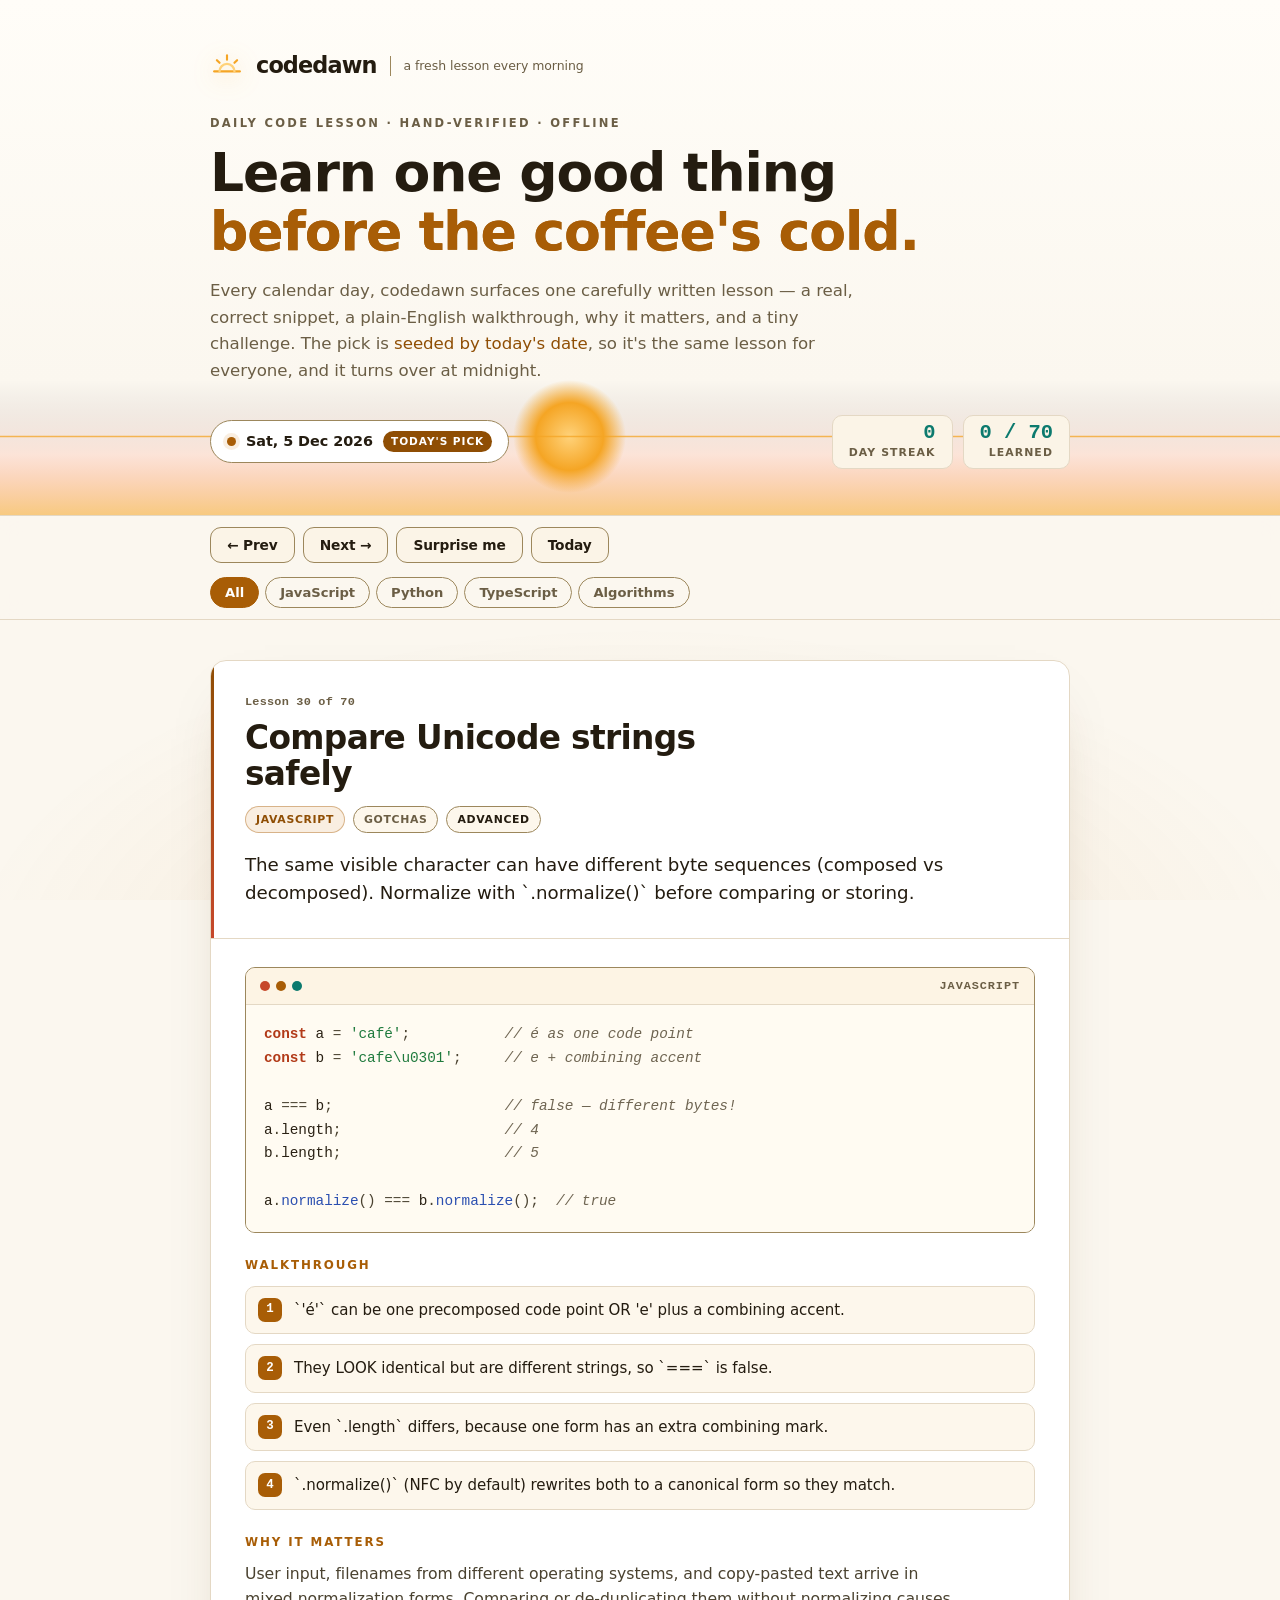
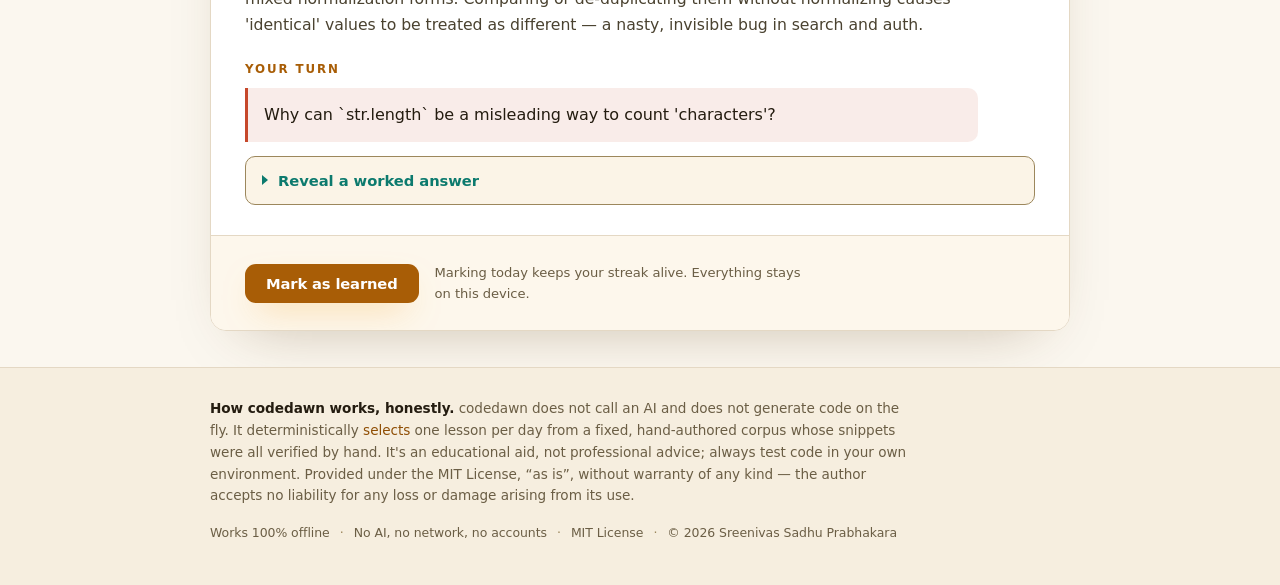
<file: index.html>
<!doctype html>
<html lang="en">
<head>
  <meta charset="utf-8">
  <meta name="viewport" content="width=device-width, initial-scale=1">
  <meta http-equiv="Content-Security-Policy" content="default-src 'self'; connect-src 'none'; img-src 'self' data:; base-uri 'none'; form-action 'none'; frame-ancestors 'none'; object-src 'none'">
  <title>codedawn — a fresh code lesson every morning</title>
  <meta name="description" content="One genuinely good, hand-verified coding lesson each day — chosen deterministically by the calendar date from a curated corpus of 70. Streaks, browsing, and syntax highlighting, fully offline. No AI, no network.">
  <meta name="color-scheme" content="dark light">
  <link rel="canonical" href="https://sreenivas-sadhu-prabhakara.github.io/codedawn/">
  <meta name="robots" content="index, follow, max-image-preview:large">
  <meta name="author" content="Sreenivas Sadhu Prabhakara">
  <meta name="keywords" content="daily code lesson, learn to code, javascript tips, python idioms, typescript types, algorithms, coding challenge, learn programming daily, code snippets, offline learning">
  <meta name="theme-color" content="#0E1230" media="(prefers-color-scheme: dark)">
  <meta name="theme-color" content="#F5A524" media="(prefers-color-scheme: light)">

  <!-- Open Graph -->
  <meta property="og:type" content="website">
  <meta property="og:site_name" content="codedawn">
  <meta property="og:title" content="codedawn — a fresh code lesson every morning">
  <meta property="og:description" content="One genuinely good, hand-verified coding lesson each day, chosen by the calendar date from a curated corpus. Streaks and browsing, fully offline. No AI, no network.">
  <meta property="og:url" content="https://sreenivas-sadhu-prabhakara.github.io/codedawn/">
  <meta property="og:locale" content="en_US">
  <meta property="og:image" content="https://sreenivas-sadhu-prabhakara.github.io/codedawn/og-image.png">
  <meta property="og:image:width" content="1200">
  <meta property="og:image:height" content="630">
  <meta property="og:image:alt" content="codedawn — a fresh code lesson every morning">

  <!-- Twitter -->
  <meta name="twitter:card" content="summary_large_image">
  <meta name="twitter:title" content="codedawn — a fresh code lesson every morning">
  <meta name="twitter:description" content="One genuinely good, hand-verified coding lesson each day, chosen by the calendar date from a curated corpus. Fully offline. No AI, no network.">
  <meta name="twitter:image" content="https://sreenivas-sadhu-prabhakara.github.io/codedawn/og-image.png">
  <meta name="twitter:image:alt" content="codedawn — a fresh code lesson every morning">

  <link rel="stylesheet" href="styles.css">
  <link rel="icon" href="favicon.svg" type="image/svg+xml">
  <link rel="apple-touch-icon" href="apple-touch-icon.png">
  <link rel="manifest" href="manifest.webmanifest">

  <!-- Structured data (data block; not affected by script-src) -->
  <script type="application/ld+json">
  {
    "@context": "https://schema.org",
    "@type": "WebApplication",
    "name": "codedawn",
    "description": "A daily code lesson: codedawn deterministically selects and presents one hand-authored, hand-verified coding lesson each calendar day from a curated corpus of 70, spanning JavaScript, Python, TypeScript, and language-agnostic algorithms. Streaks, browsing, and syntax highlighting run fully offline.",
    "url": "https://sreenivas-sadhu-prabhakara.github.io/codedawn/",
    "applicationCategory": "EducationalApplication",
    "operatingSystem": "Any (modern web browser)",
    "browserRequirements": "Requires a modern web browser with JavaScript enabled.",
    "isAccessibleForFree": true,
    "offers": { "@type": "Offer", "price": "0", "priceCurrency": "USD" },
    "license": "https://opensource.org/licenses/MIT",
    "author": { "@type": "Person", "name": "Sreenivas Sadhu Prabhakara" },
    "softwareVersion": "0.1.0",
    "featureList": [
      "A date-seeded lesson of the day, identical for everyone on a given calendar date",
      "Curated corpus of 70 hand-verified lessons across JavaScript, Python, TypeScript, and algorithms",
      "A local learning streak and lessons-seen tracker",
      "Previous / next browsing, a surprise-me random pick, and language filters",
      "Hand-rolled syntax highlighting with no external library",
      "Runs 100% offline in your browser"
    ]
  }
  </script>
  <script type="application/ld+json">
  {
    "@context": "https://schema.org",
    "@type": "FAQPage",
    "mainEntity": [
      {
        "@type": "Question",
        "name": "Is codedawn free and does it work offline?",
        "acceptedAnswer": {
          "@type": "Answer",
          "text": "Yes. codedawn is free and open-source under the MIT License, and it runs entirely in your browser with no network access at all. A strict Content-Security-Policy blocks every outbound request, so once the page has loaded it keeps working with no connection."
        }
      },
      {
        "@type": "Question",
        "name": "Does codedawn use AI to generate lessons?",
        "acceptedAnswer": {
          "@type": "Answer",
          "text": "No. codedawn does not call any AI and does not generate code on the fly. It deterministically SELECTS and presents one lesson from a fixed, hand-authored corpus whose code snippets were all verified by hand. There is no model, no API, and no live generation."
        }
      },
      {
        "@type": "Question",
        "name": "How is today's lesson chosen?",
        "acceptedAnswer": {
          "@type": "Answer",
          "text": "The lesson is chosen by a deterministic, date-seeded pseudo-random pick: your device's calendar date seeds a small hash that maps to one lesson in the corpus. Everyone sees the same lesson on the same calendar day, and it changes at local midnight — so at 5am it is genuinely today's lesson."
        }
      }
    ]
  }
  </script>
</head>
<body>
  <a class="skip-link" href="#lesson">Skip to today's lesson</a>

  <!-- ============ HERO ============ -->
  <header class="hero" id="top">
    <div class="hero__horizon" aria-hidden="true">
      <svg class="horizon" viewBox="0 0 1200 260" preserveAspectRatio="xMidYMax slice" role="presentation">
        <defs>
          <linearGradient id="dawnGrad" x1="0" y1="1" x2="0" y2="0">
            <stop offset="0%" stop-color="#F5A524" stop-opacity="0.55"/>
            <stop offset="45%" stop-color="#FF7E5F" stop-opacity="0.16"/>
            <stop offset="100%" stop-color="#0E1230" stop-opacity="0"/>
          </linearGradient>
          <radialGradient id="sunGrad" cx="50%" cy="50%" r="50%">
            <stop offset="0%" stop-color="#FFD27A"/>
            <stop offset="60%" stop-color="#F5A524"/>
            <stop offset="100%" stop-color="#F5A524" stop-opacity="0"/>
          </radialGradient>
        </defs>
        <rect x="0" y="150" width="1200" height="110" fill="url(#dawnGrad)"/>
        <circle id="horizonSun" cx="380" cy="196" r="46" fill="url(#sunGrad)"/>
        <line class="horizon__line" x1="0" y1="196" x2="1200" y2="196" stroke="#F5A524" stroke-width="1.4" stroke-opacity="0.75"/>
      </svg>
    </div>

    <div class="hero__inner">
      <div class="brandrow">
        <svg class="brandmark" viewBox="0 0 32 32" aria-hidden="true">
          <line x1="4" y1="21" x2="28" y2="21" stroke="#F5A524" stroke-width="2.2" stroke-linecap="round"/>
          <path d="M16 21a7 7 0 0 1 14 0" fill="none" stroke="#FF7E5F" stroke-width="2.2" stroke-linecap="round" opacity="0"/>
          <path d="M9 21a7 7 0 0 1 14 0" fill="none" stroke="#FFD27A" stroke-width="2.2" stroke-linecap="round"/>
          <line x1="16" y1="6" x2="16" y2="10" stroke="#F5A524" stroke-width="2" stroke-linecap="round"/>
          <line x1="6.5" y1="10.5" x2="9" y2="13" stroke="#F5A524" stroke-width="2" stroke-linecap="round"/>
          <line x1="25.5" y1="10.5" x2="23" y2="13" stroke="#F5A524" stroke-width="2" stroke-linecap="round"/>
        </svg>
        <span class="brandname">codedawn</span>
        <span class="brandtag">a fresh lesson every morning</span>
      </div>

      <p class="eyebrow">Daily code lesson &middot; hand-verified &middot; offline</p>
      <h1 class="hero__title">Learn one good thing<br><span class="hero__accent">before the coffee's cold.</span></h1>
      <p class="hero__lede">
        Every calendar day, codedawn surfaces one carefully written lesson &mdash; a real, correct
        snippet, a plain-English walkthrough, why it matters, and a tiny challenge. The pick is
        <em>seeded by today's date</em>, so it's the same lesson for everyone, and it turns over at midnight.
      </p>

      <div class="daterow">
        <div class="datechip">
          <span class="datechip__dot" aria-hidden="true"></span>
          <span id="dateLabel">Today</span>
          <span class="badge" id="todayBadge" hidden>today's pick</span>
        </div>
        <div class="stats">
          <div class="stat">
            <span class="stat__num" id="statStreak">0</span>
            <span class="stat__label">day streak</span>
          </div>
          <div class="stat">
            <span class="stat__num" id="statSeen">0 / 70</span>
            <span class="stat__label">learned</span>
          </div>
        </div>
      </div>
    </div>
  </header>

  <!-- ============ CONTROL BAR ============ -->
  <nav class="controlbar" aria-label="Lesson controls">
    <div class="controlbar__inner">
      <div class="navgroup" role="group" aria-label="Browse lessons">
        <button type="button" class="btn btn--ghost" id="prevBtn" aria-label="Previous lesson">&larr; Prev</button>
        <button type="button" class="btn btn--ghost" id="nextBtn" aria-label="Next lesson">Next &rarr;</button>
        <button type="button" class="btn btn--ghost" id="surpriseBtn">Surprise me</button>
        <button type="button" class="btn btn--ghost" id="todayBtn">Today</button>
      </div>
      <div class="filters" role="group" aria-label="Filter by language">
        <button type="button" class="filter is-active" data-lang="all" aria-pressed="true">All</button>
        <button type="button" class="filter" data-lang="js" aria-pressed="false">JavaScript</button>
        <button type="button" class="filter" data-lang="py" aria-pressed="false">Python</button>
        <button type="button" class="filter" data-lang="ts" aria-pressed="false">TypeScript</button>
        <button type="button" class="filter" data-lang="algo" aria-pressed="false">Algorithms</button>
      </div>
    </div>
  </nav>

  <main id="lesson">
    <!-- ============ LESSON ============ -->
    <article class="card" aria-labelledby="lessonTitle" aria-live="polite">
      <header class="card__head">
        <p class="card__pos" id="posIndicator">Lesson 1 of 70</p>
        <h2 class="card__title" id="lessonTitle">&nbsp;</h2>
        <div class="tags" id="lessonTags"></div>
        <p class="card__concept" id="lessonConcept">&nbsp;</p>
      </header>

      <section class="codeblock" aria-label="Code snippet">
        <div class="codeblock__bar">
          <span class="dots" aria-hidden="true"><i></i><i></i><i></i></span>
          <span class="codeblock__lang" id="codeLang">JavaScript</span>
        </div>
        <pre class="code" id="lessonCode" tabindex="0"><code></code></pre>
      </section>

      <section class="walk" aria-labelledby="walkHeading">
        <h3 class="section__h" id="walkHeading">Walkthrough</h3>
        <ol class="walk__list" id="lessonWalkthrough"></ol>
      </section>

      <section class="why" aria-labelledby="whyHeading">
        <h3 class="section__h" id="whyHeading">Why it matters</h3>
        <p class="why__text" id="lessonWhy">&nbsp;</p>
      </section>

      <section class="challenge" aria-labelledby="chHeading">
        <h3 class="section__h" id="chHeading">Your turn</h3>
        <p class="challenge__prompt" id="lessonChallenge">&nbsp;</p>
        <details class="answer" id="answerDetails">
          <summary class="answer__summary">Reveal a worked answer</summary>
          <p class="answer__text" id="lessonAnswer">&nbsp;</p>
        </details>
      </section>

      <footer class="card__foot">
        <button type="button" class="btn btn--primary" id="markBtn" aria-pressed="false">Mark as learned</button>
        <p class="card__hint">Marking today keeps your streak alive. Everything stays on this device.</p>
      </footer>
    </article>
  </main>

  <!-- ============ FOOTER ============ -->
  <footer class="foot">
    <div class="foot__inner">
      <p class="foot__disclaimer">
        <strong>How codedawn works, honestly.</strong> codedawn does not call an AI and does not generate
        code on the fly. It deterministically <em>selects</em> one lesson per day from a fixed, hand-authored
        corpus whose snippets were all verified by hand. It's an educational aid, not professional advice;
        always test code in your own environment. Provided under the MIT License, &ldquo;as is&rdquo;, without
        warranty of any kind &mdash; the author accepts no liability for any loss or damage arising from its use.
      </p>
      <p class="foot__meta">
        <span>Works 100% offline</span><span class="foot__dot">&middot;</span>
        <span>No AI, no network, no accounts</span><span class="foot__dot">&middot;</span>
        <span>MIT&nbsp;License</span><span class="foot__dot">&middot;</span>
        <span>&copy; 2026 Sreenivas&nbsp;Sadhu&nbsp;Prabhakara</span>
      </p>
    </div>
  </footer>

  <script src="app.js" defer></script>
</body>
</html>
</file>
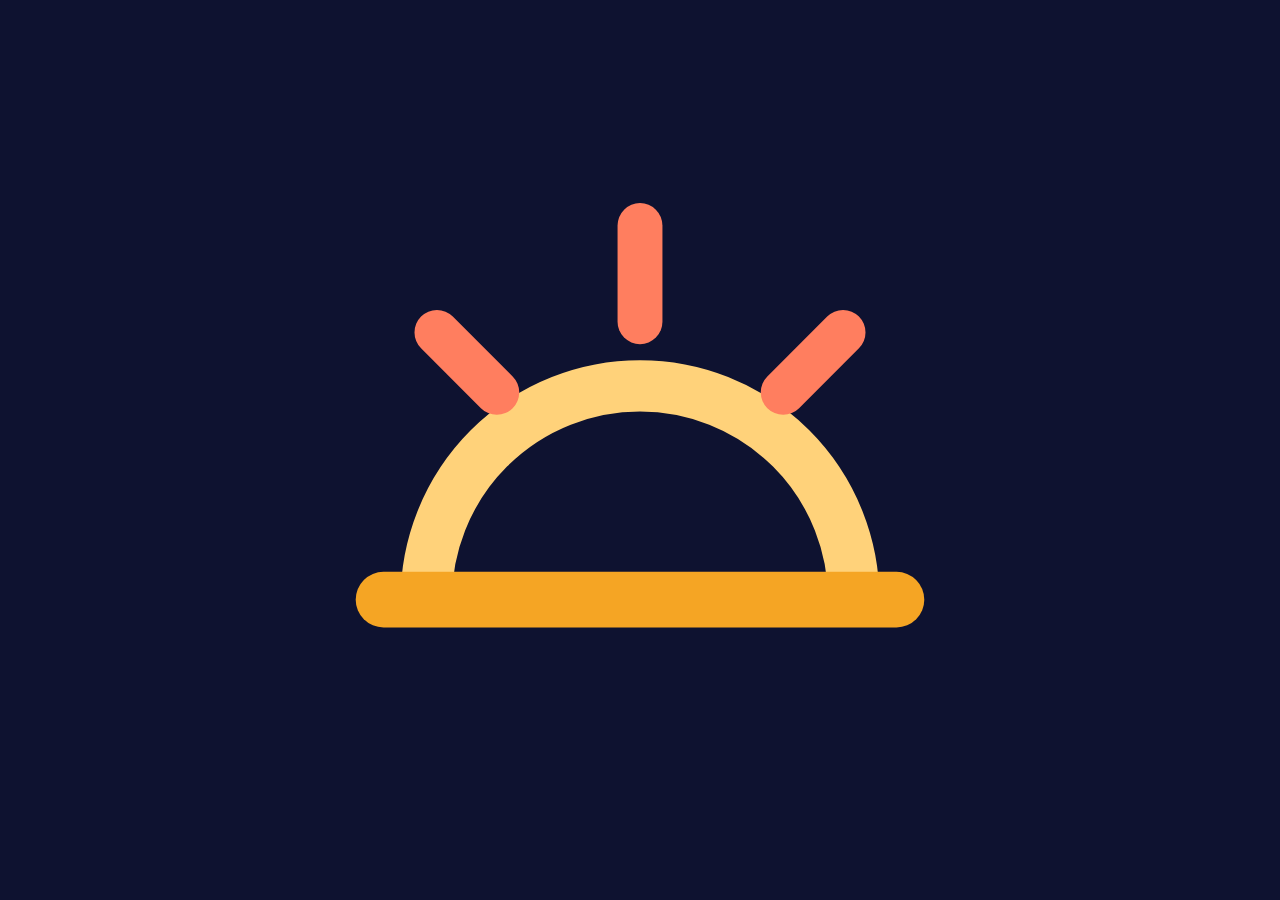
<file: assets/icon.html>
<!doctype html>
<html lang="en">
<head>
<meta charset="utf-8">
<style>
  * { box-sizing: border-box; margin: 0; padding: 0; }
  html, body { width: 100%; height: 100%; overflow: hidden; background: #0E1230; }
  body { display: grid; place-items: center; }
  /* 12% safe padding on each side -> mark fills the middle 76vmin */
  .mark { width: 76vmin; height: 76vmin; display: block; }
</style>
</head>
<body>
  <svg class="mark" viewBox="0 0 32 32" aria-hidden="true">
    <path d="M6 23a10 10 0 0 1 20 0" fill="none" stroke="#FFD27A" stroke-width="2.4" stroke-linecap="round"/>
    <line x1="4" y1="23" x2="28" y2="23" stroke="#F5A524" stroke-width="2.6" stroke-linecap="round"/>
    <line x1="16" y1="5.5" x2="16" y2="10" stroke="#FF7E5F" stroke-width="2.1" stroke-linecap="round"/>
    <line x1="6.5" y1="10.5" x2="9.3" y2="13.3" stroke="#FF7E5F" stroke-width="2.1" stroke-linecap="round"/>
    <line x1="25.5" y1="10.5" x2="22.7" y2="13.3" stroke="#FF7E5F" stroke-width="2.1" stroke-linecap="round"/>
  </svg>
</body>
</html>
</file>
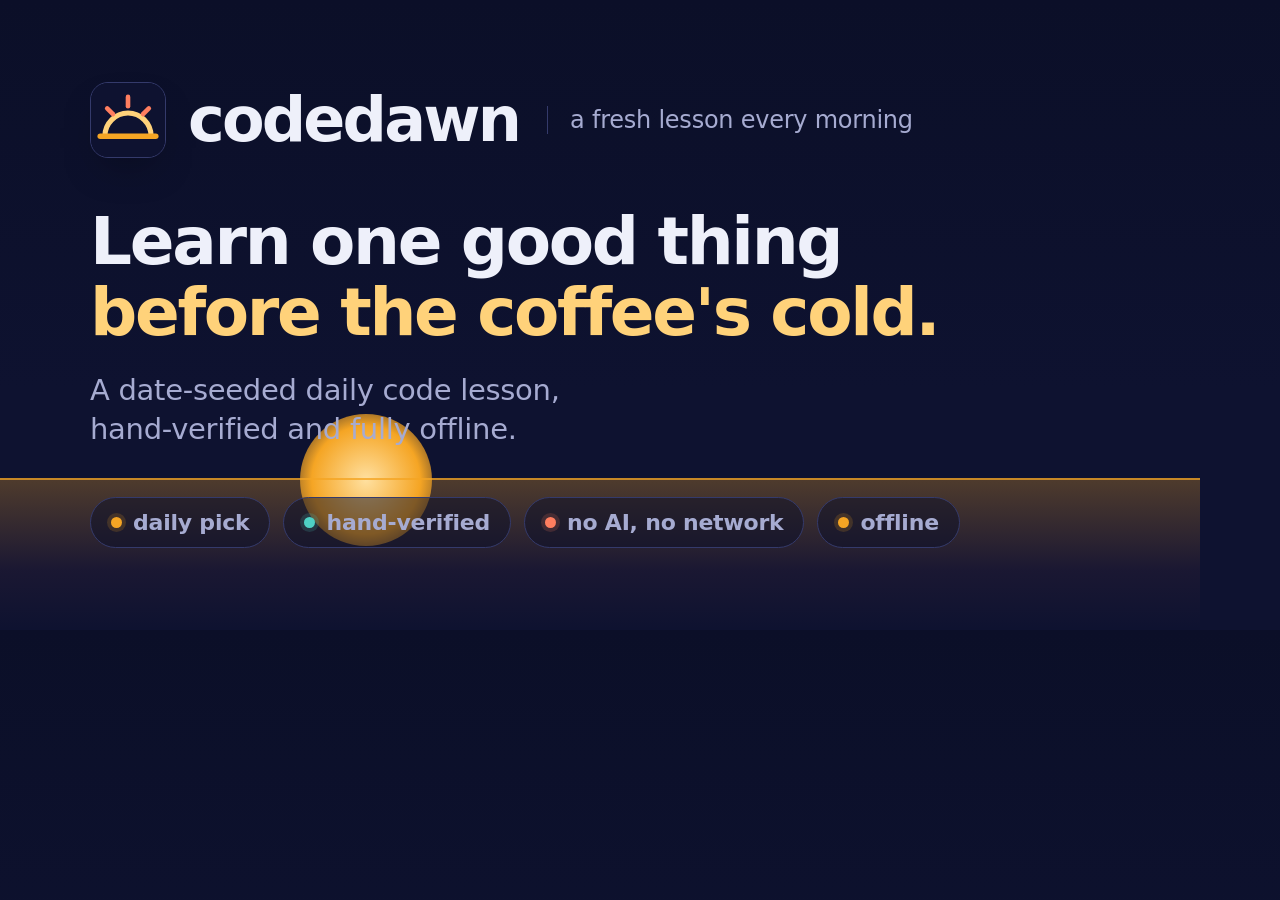
<file: assets/og.html>
<!doctype html>
<html lang="en">
<head>
<meta charset="utf-8">
<style>
  :root {
    --night:   #0E1230;
    --sky:     #171B3D;
    --line:    #343A6B;
    --paper:   #EEF0FA;
    --mist:    #A6ABD1;
    --amber:   #F5A524;
    --amber-2: #FFD27A;
    --dawn:    #FF7E5F;
    --teal:    #4FD1C5;
    --sans: system-ui, -apple-system, "Segoe UI", Roboto, "Helvetica Neue", Arial, sans-serif;
    --mono: ui-monospace, "SF Mono", Menlo, Consolas, "Liberation Mono", monospace;
  }
  * { box-sizing: border-box; margin: 0; padding: 0; }
  html, body { width: 1200px; height: 630px; overflow: hidden; }
  body {
    position: relative;
    background: linear-gradient(180deg, #0b0f28 0%, #0E1230 62%);
    font-family: var(--sans);
    color: var(--paper);
    -webkit-font-smoothing: antialiased;
  }

  /* first-light horizon field */
  .dawnfield {
    position: absolute; left: 0; right: 0; bottom: 0; height: 300px;
  }
  .sun {
    position: absolute; left: 300px; bottom: 84px;
    width: 132px; height: 132px; border-radius: 50%;
    background: radial-gradient(circle at 50% 50%, #FFE0A0 0%, #F5A524 58%, rgba(245,165,36,0) 100%);
  }
  .horizonline {
    position: absolute; left: 0; right: 0; bottom: 150px;
    height: 2px; background: var(--amber); opacity: 0.8;
  }
  .glow {
    position: absolute; left: 0; right: 0; bottom: 0; height: 150px;
    background: linear-gradient(180deg, rgba(245,165,36,0.28), rgba(255,126,95,0.05) 60%, transparent);
  }

  .frame {
    position: absolute; inset: 0;
    padding: 82px 90px;
    display: flex; flex-direction: column; justify-content: space-between;
  }

  .brand { display: flex; align-items: center; gap: 22px; }
  .mark {
    width: 76px; height: 76px; border-radius: 18px;
    background: var(--night); border: 1px solid var(--line);
    box-shadow: 0 18px 44px -22px rgba(0,0,0,0.7);
  }
  .wordmark {
    font-size: 62px; font-weight: 800; letter-spacing: -0.045em;
    line-height: 1; color: var(--paper);
  }
  .kicker {
    margin-left: 6px; padding-left: 22px;
    border-left: 1px solid var(--line);
    font-size: 24px; font-weight: 500; color: var(--mist);
    letter-spacing: -0.01em;
  }

  .headline { max-width: 940px; }
  .headline h1 {
    font-size: 66px; font-weight: 800; letter-spacing: -0.035em;
    line-height: 1.08; color: var(--paper);
  }
  .headline .accent { color: var(--amber-2); }
  .headline p {
    margin-top: 22px;
    font-size: 29px; font-weight: 500; letter-spacing: -0.01em;
    color: var(--mist); line-height: 1.35; max-width: 30ch;
  }

  .chips { display: flex; align-items: center; gap: 13px; }
  .chip {
    display: inline-flex; align-items: center; gap: 11px;
    padding: 12px 20px;
    border: 1px solid var(--line);
    border-radius: 999px;
    background: rgba(10,14,40,0.5);
    font-size: 22px; font-weight: 600; letter-spacing: -0.01em;
    color: var(--mist);
  }
  .chip .dot { width: 11px; height: 11px; border-radius: 50%; }
  .dot--amber { background: var(--amber); box-shadow: 0 0 0 4px rgba(245,165,36,0.16); }
  .dot--teal  { background: var(--teal);  box-shadow: 0 0 0 4px rgba(79,209,197,0.16); }
  .dot--dawn  { background: var(--dawn);  box-shadow: 0 0 0 4px rgba(255,126,95,0.16); }
</style>
</head>
<body>
  <div class="dawnfield">
    <div class="glow"></div>
    <div class="sun"></div>
    <div class="horizonline"></div>
  </div>

  <div class="frame">
    <div class="brand">
      <svg class="mark" viewBox="0 0 32 32" aria-hidden="true">
        <rect width="32" height="32" rx="7" fill="#0E1230"/>
        <path d="M6 23a10 10 0 0 1 20 0" fill="none" stroke="#FFD27A" stroke-width="2.2" stroke-linecap="round"/>
        <line x1="4" y1="23" x2="28" y2="23" stroke="#F5A524" stroke-width="2.4" stroke-linecap="round"/>
        <line x1="16" y1="6" x2="16" y2="10" stroke="#FF7E5F" stroke-width="2" stroke-linecap="round"/>
        <line x1="7" y1="11" x2="9.5" y2="13.5" stroke="#FF7E5F" stroke-width="2" stroke-linecap="round"/>
        <line x1="25" y1="11" x2="22.5" y2="13.5" stroke="#FF7E5F" stroke-width="2" stroke-linecap="round"/>
      </svg>
      <span class="wordmark">codedawn</span>
      <span class="kicker">a fresh lesson every morning</span>
    </div>

    <div class="headline">
      <h1>Learn one good thing<br><span class="accent">before the coffee's cold.</span></h1>
      <p>A date-seeded daily code lesson, hand-verified and fully offline.</p>
    </div>

    <div class="chips">
      <span class="chip"><span class="dot dot--amber"></span>daily pick</span>
      <span class="chip"><span class="dot dot--teal"></span>hand-verified</span>
      <span class="chip"><span class="dot dot--dawn"></span>no AI, no network</span>
      <span class="chip"><span class="dot dot--amber"></span>offline</span>
    </div>
  </div>
</body>
</html>
</file>
<file: styles.css>
/* ============================================================
   codedawn — first light. deep-indigo night easing to an amber
   horizon. one thin sun-line motif. mono for code, grotesk for prose.
   Dark-first, with a light scheme.
   ============================================================ */

:root {
  --night:   #0E1230;   /* deep indigo base */
  --sky:     #171B3D;   /* surface */
  --sky2:    #212650;   /* raised surface */
  --line:    #343A6B;   /* hairline / decorative border */
  --line-i:  #606AAD;   /* interactive border (>=3:1 on night) */
  --paper:   #EEF0FA;   /* primary text (16:1 on night) */
  --mist:    #A6ABD1;   /* muted text (8:1 on night) */

  --amber:   #F5A524;   /* horizon accent */
  --amber-2: #FFD27A;   /* warm highlight */
  --dawn:    #FF7E5F;   /* sun coral */
  --teal:    #4FD1C5;   /* fresh cool accent (learned / success) */

  --amber-dim: rgba(245, 165, 36, 0.14);
  --dawn-dim:  rgba(255, 126, 95, 0.16);
  --teal-dim:  rgba(79, 209, 197, 0.16);

  /* translucent surface overlays — tokenised so the light scheme can
     override them. In dark mode these deepen toward the night base. */
  --card-bg:    linear-gradient(180deg, rgba(33,38,80,0.55), rgba(23,27,61,0.55));
  --inset-06:   rgba(10,14,40,0.6);   /* datechip */
  --inset-04:   rgba(10,14,40,0.4);   /* stats, ghost btn, answer */
  --inset-03:   rgba(10,14,40,0.3);   /* walk pt, card foot */
  --inset-085:  rgba(10,14,40,0.85);  /* codeblock bar */
  --code-bg:    #0A0D26;              /* code surface + footer */

  --sans: system-ui, -apple-system, "Segoe UI", Roboto, "Helvetica Neue", Arial, sans-serif;
  --mono: ui-monospace, "SF Mono", "JetBrains Mono", Menlo, Consolas, "Liberation Mono", monospace;

  --radius: 16px;
  --radius-sm: 10px;
  --shadow: 0 24px 60px -30px rgba(0,0,0,0.85);
  --wrap: 940px;
  --ease: cubic-bezier(0.22, 0.61, 0.36, 1);

  /* syntax tokens (dark) */
  --t-kw:  #FF9E7A;   /* keywords -> warm coral */
  --t-str: #86E3A9;   /* strings -> soft green */
  --t-num: #FFD27A;   /* numbers/literals -> amber highlight */
  --t-fn:  #9AB8FF;   /* function names -> cool blue */
  --t-com: #7C82B4;   /* comments -> muted indigo */
  --t-op:  #C6CBEA;   /* operators/punct */
  --t-id:  #E4E7F6;   /* identifiers */
}

* { box-sizing: border-box; }
html { -webkit-text-size-adjust: 100%; scroll-behavior: smooth; }

body {
  margin: 0;
  background: var(--night);
  color: var(--paper);
  font-family: var(--sans);
  font-size: 16px;
  line-height: 1.6;
  letter-spacing: -0.003em;
  -webkit-font-smoothing: antialiased;
  text-rendering: optimizeLegibility;
}

/* ambient first-light glow */
body::before {
  content: "";
  position: fixed;
  inset: 0;
  z-index: -1;
  background:
    radial-gradient(1100px 560px at 50% 108%, rgba(245,165,36,0.10), transparent 62%),
    radial-gradient(760px 520px at 88% -6%, rgba(255,126,95,0.06), transparent 60%),
    radial-gradient(700px 480px at 6% 2%, rgba(79,209,197,0.05), transparent 58%);
  pointer-events: none;
}

h1, h2, h3 { margin: 0; font-weight: 750; letter-spacing: -0.02em; line-height: 1.1; }
p { margin: 0; }
em { font-style: normal; color: var(--amber-2); }

.skip-link {
  position: absolute; left: 12px; top: -60px;
  background: var(--amber); color: #2a1a02;
  padding: 10px 16px; border-radius: 10px; font-weight: 700;
  z-index: 60; transition: top 0.18s var(--ease); text-decoration: none;
}
.skip-link:focus { top: 12px; }

a:focus-visible,
button:focus-visible,
summary:focus-visible,
.code:focus-visible {
  outline: 3px solid var(--amber);
  outline-offset: 2px;
  border-radius: 8px;
}

.eyebrow {
  font-size: 0.72rem;
  text-transform: uppercase;
  letter-spacing: 0.2em;
  color: var(--mist);
  font-weight: 650;
}

/* ============================================================
   HERO
   ============================================================ */
.hero {
  position: relative;
  overflow: hidden;
  border-bottom: 1px solid var(--line);
  background: linear-gradient(180deg, #0b0f28 0%, var(--night) 72%);
}
.hero__horizon {
  position: absolute;
  left: 0; right: 0; bottom: 0;
  height: 62%;
  z-index: 0;
  pointer-events: none;
}
.horizon { width: 100%; height: 100%; display: block; }

.hero__inner {
  position: relative;
  z-index: 1;
  max-width: var(--wrap);
  margin: 0 auto;
  padding: clamp(26px, 4.5vw, 48px) clamp(20px, 5vw, 40px) clamp(30px, 4vw, 46px);
}

.brandrow { display: flex; align-items: center; gap: 12px; flex-wrap: wrap; }
.brandmark {
  width: 34px; height: 34px; flex: none;
  filter: drop-shadow(0 4px 12px rgba(245,165,36,0.35));
}
.brandname {
  font-size: 1.4rem; font-weight: 800; letter-spacing: -0.04em;
  color: var(--paper);
}
.brandtag {
  font-size: 0.78rem; color: var(--mist);
  border-left: 1px solid var(--line-i);
  padding-left: 12px; margin-left: 2px;
}

.eyebrow { margin-top: clamp(20px, 3vw, 30px); }

.hero__title {
  font-size: clamp(2rem, 5.4vw, 3.35rem);
  margin: 12px 0 0;
  max-width: 20ch;
}
.hero__accent {
  color: var(--amber);
  background: linear-gradient(90deg, var(--amber-2), var(--amber));
  -webkit-background-clip: text; background-clip: text;
  -webkit-text-fill-color: transparent;
}

.hero__lede {
  margin-top: 16px;
  max-width: 62ch;
  color: var(--mist);
  font-size: clamp(0.98rem, 1.3vw, 1.1rem);
}

.daterow {
  margin-top: clamp(22px, 3vw, 30px);
  display: flex; align-items: center; justify-content: space-between;
  gap: 18px; flex-wrap: wrap;
}
.datechip {
  display: inline-flex; align-items: center; gap: 10px;
  padding: 9px 16px;
  border: 1px solid var(--line-i);
  border-radius: 999px;
  background: var(--inset-06);
  font-size: 0.9rem; font-weight: 600;
  color: var(--paper);
}
.datechip__dot {
  width: 9px; height: 9px; border-radius: 50%;
  background: var(--amber);
  box-shadow: 0 0 0 4px var(--amber-dim);
}
.badge {
  font-size: 0.66rem; font-weight: 700;
  text-transform: uppercase; letter-spacing: 0.09em;
  color: #2a1a02; background: var(--amber-2);
  padding: 2px 8px; border-radius: 999px;
}

.stats { display: flex; gap: 10px; }
.stat {
  display: flex; flex-direction: column; align-items: flex-end;
  padding: 6px 16px;
  border: 1px solid var(--line);
  border-radius: var(--radius-sm);
  background: var(--inset-04);
  min-width: 92px;
}
.stat__num {
  font-family: var(--mono); font-size: 1.28rem; font-weight: 700;
  color: var(--teal); font-variant-numeric: tabular-nums; line-height: 1.1;
}
.stat__label {
  font-size: 0.68rem; text-transform: uppercase; letter-spacing: 0.1em;
  color: var(--mist); font-weight: 600;
}

/* ============================================================
   CONTROL BAR
   ============================================================ */
.controlbar {
  position: sticky; top: 0; z-index: 30;
  background: rgba(11,15,40,0.9);
  backdrop-filter: blur(12px);
  -webkit-backdrop-filter: blur(12px);
  border-bottom: 1px solid var(--line);
}
.controlbar__inner {
  max-width: var(--wrap);
  margin: 0 auto;
  padding: 11px clamp(20px, 5vw, 40px);
  display: flex; align-items: center; justify-content: space-between;
  gap: 14px; flex-wrap: wrap;
}
.navgroup { display: flex; gap: 8px; flex-wrap: wrap; }
.filters { display: flex; gap: 6px; flex-wrap: wrap; }

.filter {
  font-family: var(--sans);
  font-size: 0.82rem; font-weight: 600;
  color: var(--mist);
  background: transparent;
  border: 1px solid var(--line-i);
  border-radius: 999px;
  padding: 7px 14px;
  cursor: pointer;
  transition: all 0.16s var(--ease);
}
.filter:hover { color: var(--paper); border-color: var(--mist); }
.filter.is-active {
  color: #2a1a02; background: var(--amber);
  border-color: var(--amber); font-weight: 700;
}

/* buttons */
.btn {
  font-family: var(--sans);
  font-weight: 700;
  font-size: 0.92rem;
  letter-spacing: -0.01em;
  border-radius: 11px;
  cursor: pointer;
  border: 1px solid transparent;
  padding: 10px 20px;
  transition: transform 0.12s var(--ease), background 0.16s var(--ease), box-shadow 0.16s var(--ease), border-color 0.16s var(--ease);
}
.btn:active { transform: translateY(1px); }
.btn--primary {
  background: var(--amber);
  color: #2a1a02;
  box-shadow: 0 14px 34px -14px rgba(245,165,36,0.65);
}
.btn--primary:hover { background: var(--amber-2); }
.btn--primary.btn--done {
  background: var(--teal); color: #062522;
  box-shadow: 0 14px 34px -14px rgba(79,209,197,0.6);
}
.btn--ghost {
  background: var(--inset-04);
  color: var(--paper);
  border-color: var(--line-i);
  padding: 9px 16px;
  font-size: 0.86rem;
}
.btn--ghost:hover { border-color: var(--mist); background: var(--inset-06); }

/* ============================================================
   LESSON CARD
   ============================================================ */
main {
  max-width: var(--wrap);
  margin: 0 auto;
  padding: clamp(24px, 4vw, 40px) clamp(20px, 5vw, 40px) clamp(20px, 4vw, 36px);
}
.card {
  border: 1px solid var(--line);
  border-radius: var(--radius);
  background: var(--card-bg);
  box-shadow: var(--shadow);
  overflow: hidden;
}
.card__head {
  padding: clamp(22px, 3.4vw, 32px) clamp(22px, 3.4vw, 34px) 4px;
  border-bottom: 1px solid var(--line);
  padding-bottom: clamp(22px, 3vw, 30px);
  position: relative;
}
.card__head::before {
  content: "";
  position: absolute; left: 0; top: 0; bottom: 0;
  width: 3px;
  background: linear-gradient(180deg, var(--amber-2), var(--dawn));
}
.card__pos {
  font-family: var(--mono); font-size: 0.74rem; font-weight: 600;
  color: var(--mist); letter-spacing: 0.02em;
  font-variant-numeric: tabular-nums;
}
.card__title {
  font-size: clamp(1.5rem, 3.4vw, 2.05rem);
  margin-top: 8px; max-width: 24ch;
}
.tags { display: flex; flex-wrap: wrap; gap: 8px; margin-top: 14px; }
.ltag {
  font-size: 0.68rem; font-weight: 700;
  text-transform: uppercase; letter-spacing: 0.06em;
  padding: 4px 10px; border-radius: 999px;
  color: var(--mist);
  border: 1px solid var(--line-i);
  background: var(--inset-03);
}
.ltag--lang {
  color: var(--amber-2); border-color: rgba(245,165,36,0.5);
  background: var(--amber-dim);
}
.ltag--level {
  color: var(--paper); border-color: var(--line-i);
}
.ltag--done {
  color: #062522; background: var(--teal); border-color: var(--teal);
}
.card__concept {
  margin-top: 18px;
  font-size: clamp(1rem, 1.6vw, 1.14rem);
  color: var(--paper);
  max-width: 66ch;
  line-height: 1.55;
}

/* ---- code block ---- */
.codeblock {
  margin: clamp(20px, 3vw, 28px) clamp(22px, 3.4vw, 34px) 0;
  border: 1px solid var(--line-i);
  border-radius: var(--radius-sm);
  overflow: hidden;
  background: var(--code-bg);
}
.codeblock__bar {
  display: flex; align-items: center; justify-content: space-between;
  padding: 9px 14px;
  background: var(--inset-085);
  border-bottom: 1px solid var(--line);
}
.dots { display: inline-flex; gap: 6px; }
.dots i {
  width: 10px; height: 10px; border-radius: 50%;
  background: var(--line-i); display: block;
}
.dots i:nth-child(1) { background: var(--dawn); }
.dots i:nth-child(2) { background: var(--amber); }
.dots i:nth-child(3) { background: var(--teal); }
.codeblock__lang {
  font-family: var(--mono); font-size: 0.74rem; font-weight: 600;
  color: var(--mist); text-transform: uppercase; letter-spacing: 0.08em;
}
.code {
  margin: 0;
  padding: 18px 18px;
  overflow-x: auto;
  font-family: var(--mono);
  font-size: 0.9rem;
  line-height: 1.65;
  color: var(--t-id);
  tab-size: 2;
  white-space: pre;
}
.code__line { display: inline; }

/* syntax tokens */
.tok--kw  { color: var(--t-kw); font-weight: 600; }
.tok--str { color: var(--t-str); }
.tok--num { color: var(--t-num); }
.tok--fn  { color: var(--t-fn); }
.tok--com { color: var(--t-com); font-style: italic; }
.tok--op  { color: var(--t-op); }
.tok--id  { color: var(--t-id); }

/* ---- sections ---- */
.section__h {
  font-size: 0.74rem; text-transform: uppercase; letter-spacing: 0.16em;
  color: var(--amber); font-weight: 750;
}
.walk, .why, .challenge {
  padding: clamp(20px, 3vw, 26px) clamp(22px, 3.4vw, 34px) 0;
}
.walk__list {
  margin: 14px 0 0; padding: 0; list-style: none;
  counter-reset: walk;
  display: flex; flex-direction: column; gap: 10px;
}
.walk__pt {
  counter-increment: walk;
  position: relative;
  padding: 12px 14px 12px 48px;
  border: 1px solid var(--line);
  border-radius: var(--radius-sm);
  background: var(--inset-03);
  color: var(--paper);
  font-size: 0.94rem;
  line-height: 1.5;
}
.walk__pt::before {
  content: counter(walk);
  position: absolute; left: 12px; top: 11px;
  width: 24px; height: 24px; border-radius: 7px;
  display: grid; place-items: center;
  font-family: var(--mono); font-size: 0.78rem; font-weight: 700;
  color: #2a1a02; background: var(--amber-2);
}

.why { }
.why__text {
  margin-top: 12px;
  color: var(--mist);
  font-size: 0.98rem;
  max-width: 72ch;
  line-height: 1.62;
}
.why__text { color: #C6CAE6; }

.challenge__prompt {
  margin-top: 12px;
  font-size: 1rem;
  color: var(--paper);
  max-width: 72ch;
  padding: 14px 16px;
  border-left: 3px solid var(--dawn);
  background: var(--dawn-dim);
  border-radius: 0 var(--radius-sm) var(--radius-sm) 0;
}
.answer {
  margin-top: 14px;
  border: 1px solid var(--line-i);
  border-radius: var(--radius-sm);
  background: var(--inset-04);
  overflow: hidden;
}
.answer__summary {
  cursor: pointer;
  padding: 12px 16px;
  font-weight: 650; font-size: 0.92rem;
  color: var(--teal);
  list-style: none;
  display: flex; align-items: center; gap: 10px;
}
.answer__summary::-webkit-details-marker { display: none; }
.answer__summary::before {
  content: "";
  width: 0; height: 0;
  border-left: 6px solid var(--teal);
  border-top: 5px solid transparent;
  border-bottom: 5px solid transparent;
  transition: transform 0.18s var(--ease);
}
.answer[open] .answer__summary::before { transform: rotate(90deg); }
.answer__summary:hover { color: var(--amber-2); }
.answer__text {
  padding: 2px 16px 16px;
  color: #C6CAE6;
  font-size: 0.94rem;
  line-height: 1.6;
  max-width: 74ch;
}

/* ---- card footer ---- */
.card__foot {
  margin-top: clamp(22px, 3vw, 30px);
  padding: clamp(20px, 3vw, 26px) clamp(22px, 3.4vw, 34px);
  border-top: 1px solid var(--line);
  display: flex; align-items: center; gap: 16px; flex-wrap: wrap;
  background: var(--inset-03);
}
.card__hint { font-size: 0.82rem; color: var(--mist); max-width: 46ch; }

/* ============================================================
   FOOTER
   ============================================================ */
.foot {
  border-top: 1px solid var(--line);
  background: #0A0D26;
}
.foot__inner {
  max-width: var(--wrap);
  margin: 0 auto;
  padding: 30px clamp(20px, 5vw, 40px) 42px;
}
.foot__disclaimer {
  font-size: 0.85rem; color: var(--mist); max-width: 82ch; line-height: 1.6;
}
.foot__disclaimer strong { color: var(--paper); }
.foot__disclaimer em { color: var(--amber-2); }
.foot__meta {
  margin-top: 16px;
  display: flex; flex-wrap: wrap; gap: 8px 10px;
  font-size: 0.78rem; color: var(--mist);
}
.foot__dot { color: var(--line-i); }

/* ============================================================
   RESPONSIVE
   ============================================================ */
@media (max-width: 640px) {
  .daterow { flex-direction: column; align-items: flex-start; }
  .stats { width: 100%; }
  .stat { flex: 1; align-items: flex-start; }
  .controlbar__inner { flex-direction: column; align-items: stretch; }
  .navgroup, .filters { justify-content: center; }
  .card__foot { flex-direction: column; align-items: stretch; }
  .card__foot .btn { width: 100%; }
}

/* ============================================================
   REDUCED MOTION
   ============================================================ */
@media (prefers-reduced-motion: reduce) {
  html { scroll-behavior: auto; }
  * { animation-duration: 0.001ms !important; transition-duration: 0.001ms !important; }
}

/* ============================================================
   LIGHT SCHEME — a pale dawn. still AA.
   ============================================================ */
@media (prefers-color-scheme: light) {
  :root {
    --night:   #FBF7EF;   /* warm paper */
    --sky:     #FFFFFF;
    --sky2:    #FDF3E3;
    --line:    #E4D8C4;
    --line-i:  #9C875C;   /* interactive border on light (>=3:1 on paper) */
    --paper:   #241C10;   /* near-black warm text */
    --mist:    #6B5E45;   /* muted (>=4.5:1 on paper) */

    --amber:   #A85D06;   /* deep amber: AA as text AND holds white btn text */
    --amber-2: #8F4E04;
    --dawn:    #C6482B;
    --teal:    #0C7A6E;

    --amber-dim: rgba(201, 114, 11, 0.12);
    --dawn-dim:  rgba(198, 72, 43, 0.10);
    --teal-dim:  rgba(12, 122, 110, 0.12);

    /* Light-scheme surface overlays: the dark RGBA values above would
       blend to a muddy gray over warm paper and tank contrast, so remap
       them to warm, near-opaque light surfaces. */
    --card-bg:    #FFFFFF;
    --inset-06:   #FFFFFF;
    --inset-04:   #FBF4E7;
    --inset-03:   #FDF7EC;
    --inset-085:  rgba(253,243,227,0.9);
    --code-bg:    #FFFBF2;

    --shadow: 0 24px 60px -34px rgba(80,50,10,0.35);

    /* syntax tokens (light) */
    --t-kw:  #B23A18;
    --t-str: #1F7A3D;
    --t-num: #9A5B00;
    --t-fn:  #2B4FB0;
    --t-com: #6F6552;   /* >=4.5:1 on the light code surface */
    --t-op:  #4A4230;
    --t-id:  #2A2114;
  }
  body::before {
    background:
      radial-gradient(1100px 560px at 50% 108%, rgba(201,114,11,0.10), transparent 62%),
      radial-gradient(760px 520px at 88% -6%, rgba(198,72,43,0.06), transparent 60%);
  }
  .hero { background: linear-gradient(180deg, #FFFDF8 0%, var(--night) 74%); }
  .controlbar { background: rgba(251,247,239,0.9); }
  .code, .codeblock { background: #FFFBF2; }
  .codeblock__bar { background: rgba(253,243,227,0.9); }
  .foot { background: #F6EEDF; }
  .badge { color: #FFFFFF; background: var(--amber-2); }
  .filter.is-active, .btn--primary { color: #FFFFFF; }
  .btn--primary.btn--done { color: #FFFFFF; }
  .walk__pt::before { color: #FFFFFF; background: var(--amber); }
  .ltag--lang { color: var(--amber-2); background: var(--amber-dim); border-color: rgba(168,93,6,0.4); }
  .ltag--done { color: #FFFFFF; }
  .answer__summary { color: var(--teal); }
  .why__text, .answer__text { color: #4A4230; }
  .stat__num { color: var(--teal); }
  .hero__accent { -webkit-text-fill-color: var(--amber); color: var(--amber); }
}

/* ============================================================
   PRINT — clean lesson sheet
   ============================================================ */
@media print {
  body { background: #fff; color: #000; }
  body::before { display: none; }
  .hero__horizon, .controlbar, .skip-link, .card__foot, .foot__meta { display: none !important; }
  .hero, .card, .codeblock, .answer { border-color: #000; box-shadow: none; background: #fff; }
  .code, .why__text, .answer__text, .card__concept, .walk__pt, .challenge__prompt { color: #000; }
  .answer[open] .answer__text { display: block; }
  .tok--kw, .tok--str, .tok--num, .tok--fn, .tok--com, .tok--op, .tok--id { color: #000; }
  @page { margin: 14mm; }
}
</file>
